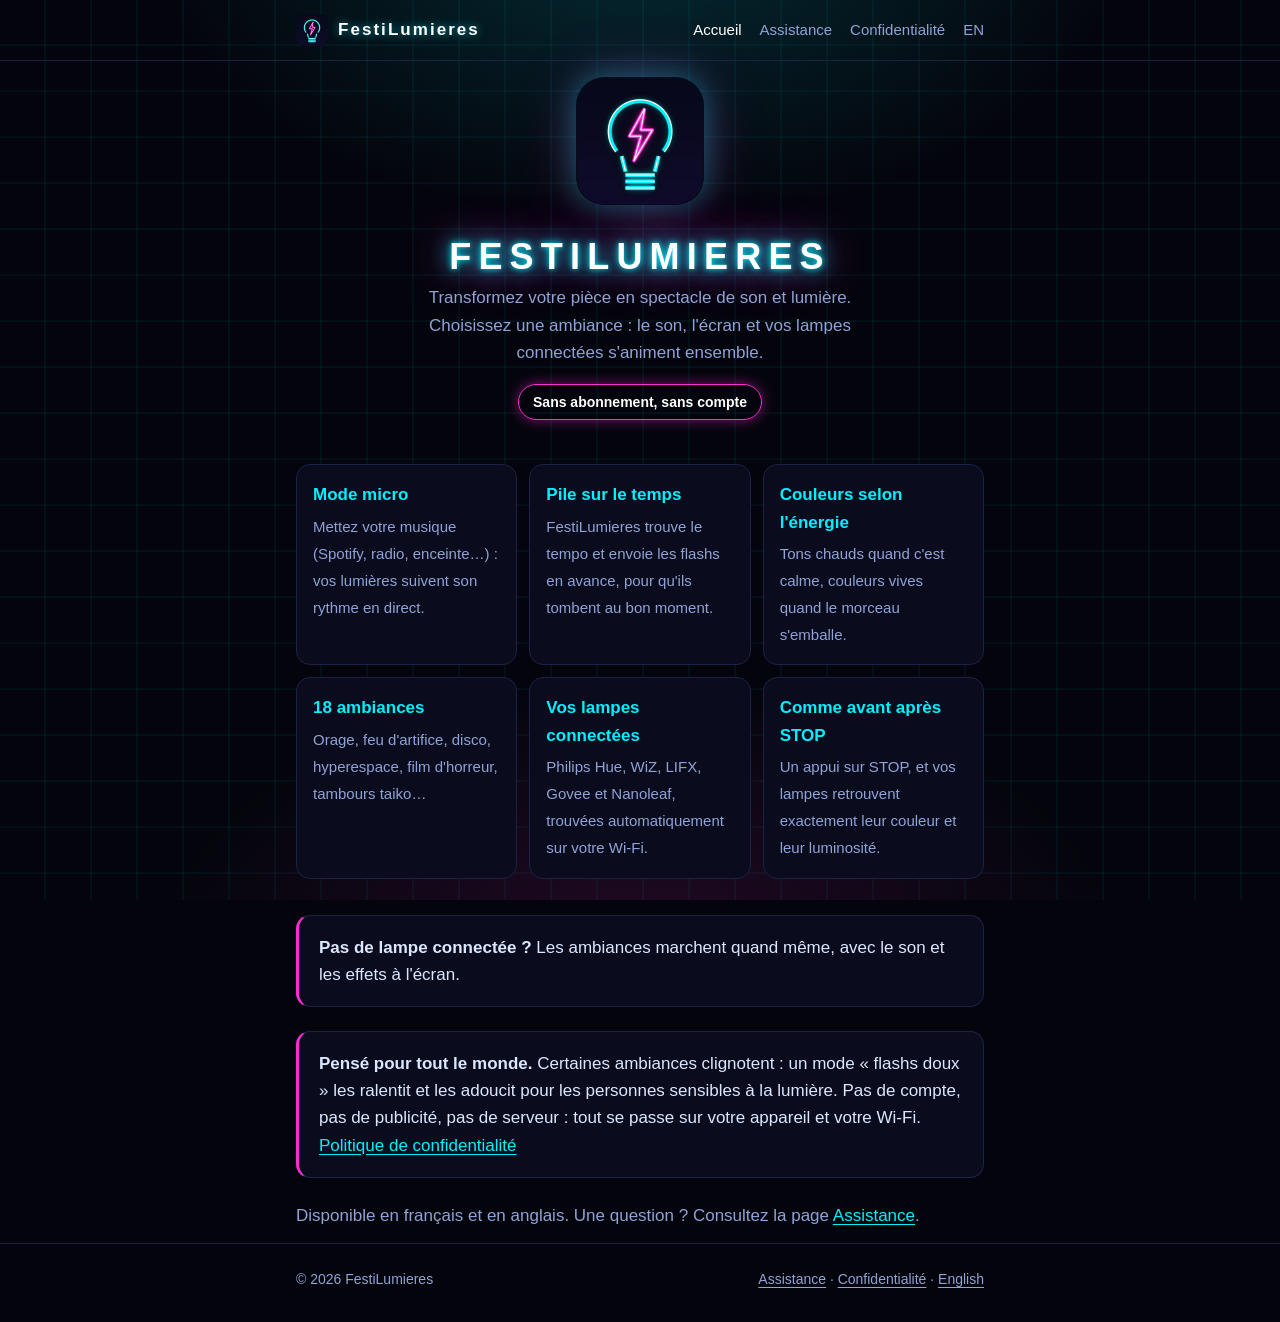
<file: index.html>
<!doctype html>
<html lang="fr">
<head>
  <meta charset="utf-8">
  <meta name="viewport" content="width=device-width, initial-scale=1">
  <title>FestiLumieres - Son et lumière à la maison</title>
  <meta name="description" content="Orage, feu d'artifice, disco ou votre propre musique : le son, l'écran et vos lampes connectées s'animent ensemble. Sans abonnement, sans compte.">
  <meta name="theme-color" content="#04050c">
  <link rel="icon" type="image/png" href="favicon.png">
  <link rel="apple-touch-icon" href="icon.png">
  <link rel="alternate" hreflang="en" href="en/">
  <link rel="stylesheet" href="style.css">
</head>
<body>
  <header class="site">
    <div class="wrap">
      <a class="brand" href="./"><img src="favicon.png" alt=""><span>FestiLumieres</span></a>
      <nav>
        <a href="./" aria-current="page">Accueil</a>
        <a href="assistance.html">Assistance</a>
        <a href="confidentialite.html">Confidentialité</a>
        <a href="en/" lang="en">EN</a>
      </nav>
    </div>
  </header>

  <main class="wrap">
    <section class="hero">
      <img src="icon.png" alt="Icône de FestiLumieres">
      <h1>FESTILUMIERES</h1>
      <p>Transformez votre pièce en spectacle de son et lumière. Choisissez une ambiance : le son, l'écran et vos lampes connectées s'animent ensemble.</p>
      <span class="badge">Sans abonnement, sans compte</span>
    </section>

    <ul class="features">
      <li><strong>Mode micro</strong><span>Mettez votre musique (Spotify, radio, enceinte…) : vos lumières suivent son rythme en direct.</span></li>
      <li><strong>Pile sur le temps</strong><span>FestiLumieres trouve le tempo et envoie les flashs en avance, pour qu'ils tombent au bon moment.</span></li>
      <li><strong>Couleurs selon l'énergie</strong><span>Tons chauds quand c'est calme, couleurs vives quand le morceau s'emballe.</span></li>
      <li><strong>18 ambiances</strong><span>Orage, feu d'artifice, disco, hyperespace, film d'horreur, tambours taiko…</span></li>
      <li><strong>Vos lampes connectées</strong><span>Philips Hue, WiZ, LIFX, Govee et Nanoleaf, trouvées automatiquement sur votre Wi-Fi.</span></li>
      <li><strong>Comme avant après STOP</strong><span>Un appui sur STOP, et vos lampes retrouvent exactement leur couleur et leur luminosité.</span></li>
    </ul>

    <div class="card">
      <p><strong>Pas de lampe connectée ?</strong> Les ambiances marchent quand même, avec le son et les effets à l'écran.</p>
    </div>

    <div class="card">
      <p><strong>Pensé pour tout le monde.</strong> Certaines ambiances clignotent : un mode « flashs doux » les ralentit et les adoucit pour les personnes sensibles à la lumière. Pas de compte, pas de publicité, pas de serveur : tout se passe sur votre appareil et votre Wi-Fi. <a href="confidentialite.html">Politique de confidentialité</a></p>
    </div>

    <p class="muted">Disponible en français et en anglais. Une question ? Consultez la page <a href="assistance.html">Assistance</a>.</p>
  </main>

  <footer>
    <div class="wrap">
      <span>© 2026 FestiLumieres</span>
      <span><a href="assistance.html">Assistance</a> · <a href="confidentialite.html">Confidentialité</a> · <a href="en/" lang="en">English</a></span>
    </div>
  </footer>
</body>
</html>
</file>
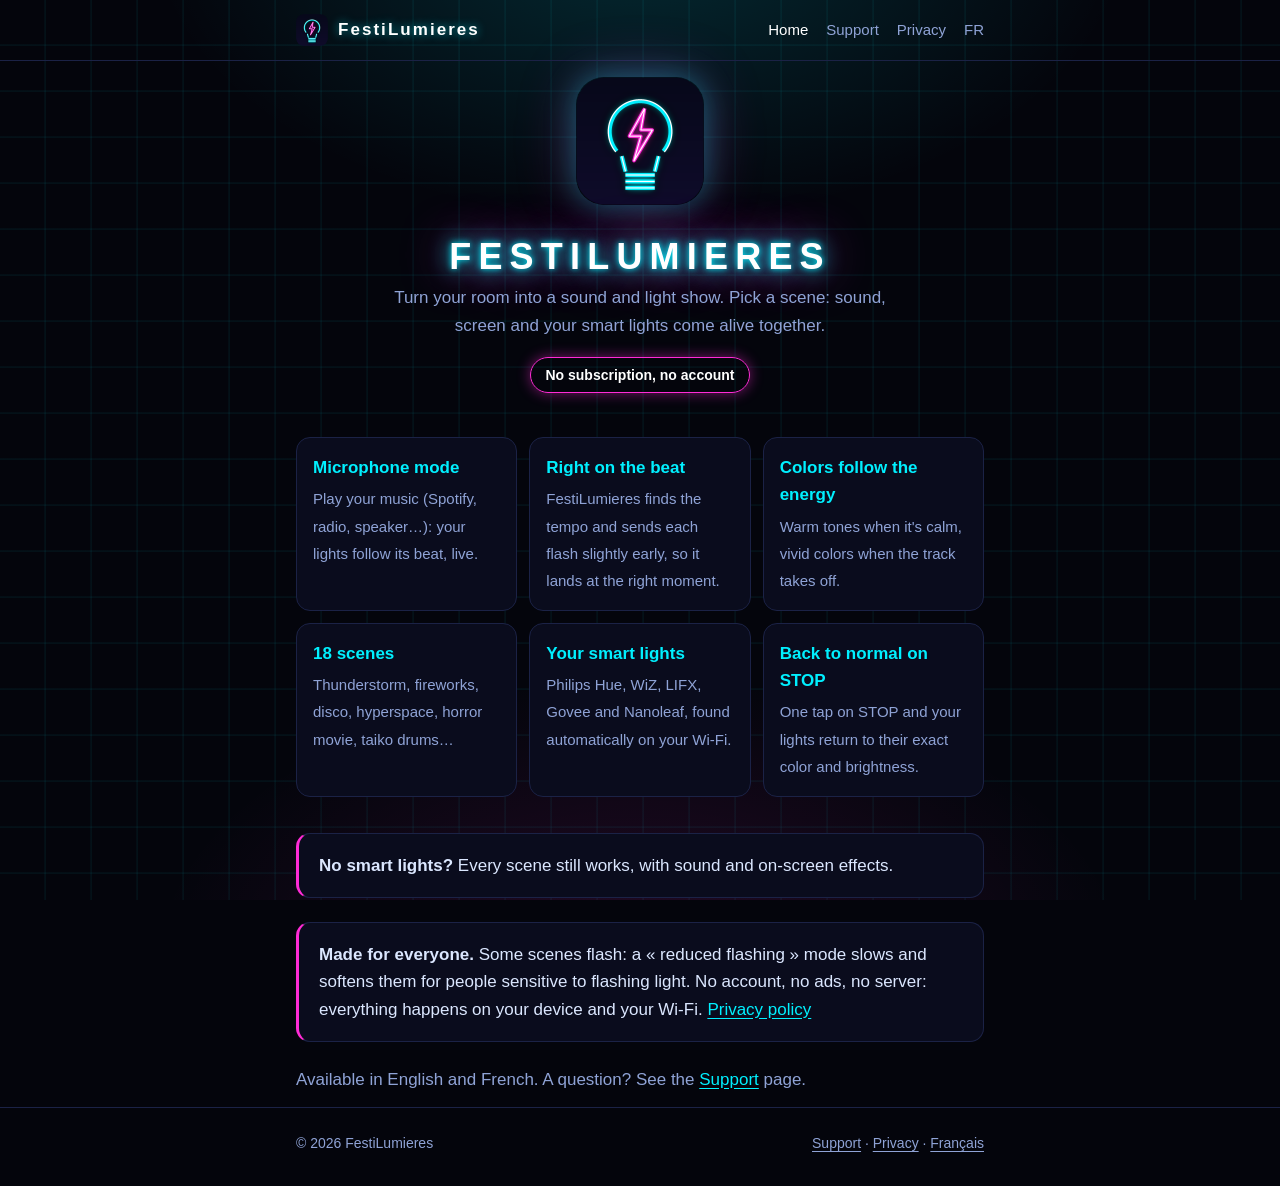
<file: en/index.html>
<!doctype html>
<html lang="en">
<head>
  <meta charset="utf-8">
  <meta name="viewport" content="width=device-width, initial-scale=1">
  <title>FestiLumieres - Sound and light at home</title>
  <meta name="description" content="Thunderstorm, fireworks, disco or your own music: sound, screen and your smart lights come alive together. No subscription, no account.">
  <meta name="theme-color" content="#04050c">
  <link rel="icon" type="image/png" href="../favicon.png">
  <link rel="apple-touch-icon" href="../icon.png">
  <link rel="alternate" hreflang="fr" href="../">
  <link rel="stylesheet" href="../style.css">
</head>
<body>
  <header class="site">
    <div class="wrap">
      <a class="brand" href="./"><img src="../favicon.png" alt=""><span>FestiLumieres</span></a>
      <nav>
        <a href="./" aria-current="page">Home</a>
        <a href="support.html">Support</a>
        <a href="privacy.html">Privacy</a>
        <a href="../" lang="fr">FR</a>
      </nav>
    </div>
  </header>

  <main class="wrap">
    <section class="hero">
      <img src="../icon.png" alt="FestiLumieres icon">
      <h1>FESTILUMIERES</h1>
      <p>Turn your room into a sound and light show. Pick a scene: sound, screen and your smart lights come alive together.</p>
      <span class="badge">No subscription, no account</span>
    </section>

    <ul class="features">
      <li><strong>Microphone mode</strong><span>Play your music (Spotify, radio, speaker…): your lights follow its beat, live.</span></li>
      <li><strong>Right on the beat</strong><span>FestiLumieres finds the tempo and sends each flash slightly early, so it lands at the right moment.</span></li>
      <li><strong>Colors follow the energy</strong><span>Warm tones when it's calm, vivid colors when the track takes off.</span></li>
      <li><strong>18 scenes</strong><span>Thunderstorm, fireworks, disco, hyperspace, horror movie, taiko drums…</span></li>
      <li><strong>Your smart lights</strong><span>Philips Hue, WiZ, LIFX, Govee and Nanoleaf, found automatically on your Wi-Fi.</span></li>
      <li><strong>Back to normal on STOP</strong><span>One tap on STOP and your lights return to their exact color and brightness.</span></li>
    </ul>

    <div class="card">
      <p><strong>No smart lights?</strong> Every scene still works, with sound and on-screen effects.</p>
    </div>

    <div class="card">
      <p><strong>Made for everyone.</strong> Some scenes flash: a « reduced flashing » mode slows and softens them for people sensitive to flashing light. No account, no ads, no server: everything happens on your device and your Wi-Fi. <a href="privacy.html">Privacy policy</a></p>
    </div>

    <p class="muted">Available in English and French. A question? See the <a href="support.html">Support</a> page.</p>
  </main>

  <footer>
    <div class="wrap">
      <span>© 2026 FestiLumieres</span>
      <span><a href="support.html">Support</a> · <a href="privacy.html">Privacy</a> · <a href="../" lang="fr">Français</a></span>
    </div>
  </footer>
</body>
</html>
</file>
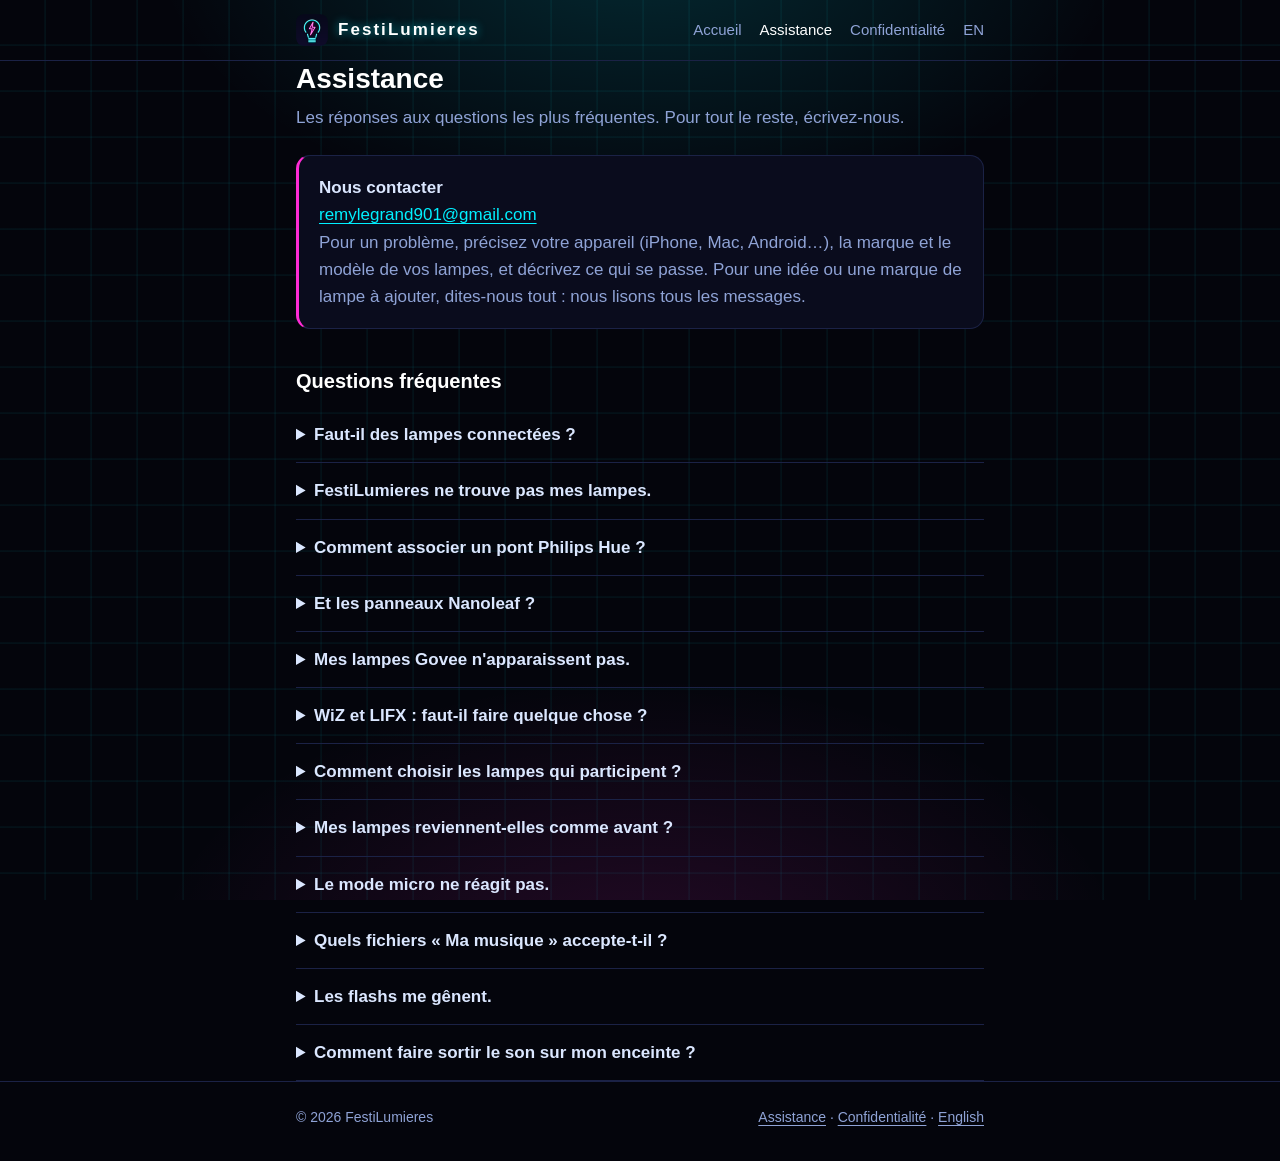
<file: assistance.html>
<!doctype html>
<html lang="fr">
<head>
  <meta charset="utf-8">
  <meta name="viewport" content="width=device-width, initial-scale=1">
  <title>Assistance - FestiLumieres</title>
  <meta name="description" content="Questions fréquentes et contact pour FestiLumieres.">
  <meta name="theme-color" content="#04050c">
  <link rel="icon" type="image/png" href="favicon.png">
  <link rel="alternate" hreflang="en" href="en/support.html">
  <link rel="stylesheet" href="style.css">
</head>
<body>
  <header class="site">
    <div class="wrap">
      <a class="brand" href="./"><img src="favicon.png" alt=""><span>FestiLumieres</span></a>
      <nav>
        <a href="./">Accueil</a>
        <a href="assistance.html" aria-current="page">Assistance</a>
        <a href="confidentialite.html">Confidentialité</a>
        <a href="en/support.html" lang="en">EN</a>
      </nav>
    </div>
  </header>

  <main class="wrap">
    <h1>Assistance</h1>
    <p class="muted">Les réponses aux questions les plus fréquentes. Pour tout le reste, écrivez-nous.</p>

    <div class="card">
      <p><strong>Nous contacter</strong><br>
      <a href="mailto:remylegrand901@gmail.com">remylegrand901@gmail.com</a><br>
      <span class="muted">Pour un problème, précisez votre appareil (iPhone, Mac, Android…), la marque et le modèle de vos lampes, et décrivez ce qui se passe. Pour une idée ou une marque de lampe à ajouter, dites-nous tout : nous lisons tous les messages.</span></p>
    </div>

    <h2>Questions fréquentes</h2>

    <details>
      <summary>Faut-il des lampes connectées ?</summary>
      <p>Non. Sans lampe, chaque ambiance joue le son et les effets à l'écran. Avec des lampes connectées, elles suivent le spectacle en plus.</p>
    </details>

    <details>
      <summary>FestiLumieres ne trouve pas mes lampes.</summary>
      <p>Vérifiez que votre appareil est sur le même réseau Wi-Fi que vos lampes, puis touchez « Connecter mes lampes » (ou « Mes lampes ») et « Relancer la recherche ». Sur iPhone et Mac, FestiLumieres doit avoir accès au réseau local : Réglages &gt; Confidentialité et sécurité &gt; Réseau local &gt; activez FestiLumieres. Sur ordinateur Windows, autorisez FestiLumieres quand le pare-feu le demande.</p>
    </details>

    <details>
      <summary>Comment associer un pont Philips Hue ?</summary>
      <p>Dans « Mes lampes », le pont apparaît avec un bouton « Associer ». Appuyez sur le gros bouton rond au centre du pont Hue, puis touchez « Associer » dans les 30 secondes. Vos lampes Hue apparaissent ensuite dans la liste.</p>
    </details>

    <details>
      <summary>Et les panneaux Nanoleaf ?</summary>
      <p>Maintenez le bouton marche du Nanoleaf 5 à 7 secondes, jusqu'à ce que les voyants clignotent, puis touchez « Associer ».</p>
    </details>

    <details>
      <summary>Mes lampes Govee n'apparaissent pas.</summary>
      <p>Govee doit autoriser le pilotage sur le Wi-Fi : dans l'application Govee Home, ouvrez les réglages de chaque lampe et activez « Contrôle LAN ». Relancez ensuite la recherche dans FestiLumieres.</p>
    </details>

    <details>
      <summary>WiZ et LIFX : faut-il faire quelque chose ?</summary>
      <p>Non, elles sont trouvées et pilotées automatiquement, sans compte. Elles doivent simplement être installées et allumées avec leur propre application au moins une fois.</p>
    </details>

    <details>
      <summary>Comment choisir les lampes qui participent ?</summary>
      <p>Dans « Mes lampes », décochez celles qui doivent rester tranquilles. Le bouton « Tester » fait clignoter une lampe trois fois pour la reconnaître.</p>
    </details>

    <details>
      <summary>Mes lampes reviennent-elles comme avant ?</summary>
      <p>Oui. Avant chaque ambiance, FestiLumieres note l'état de chaque lampe (allumée ou non, couleur, luminosité) et le remet à la fin, ou dès que vous touchez STOP.</p>
    </details>

    <details>
      <summary>Le mode micro ne réagit pas.</summary>
      <p>Le mode micro écoute la musique qui joue dans la pièce : autorisez l'accès au micro quand l'appareil le demande (sinon : réglages de l'appareil &gt; FestiLumieres &gt; Micro). Montez un peu le volume et rapprochez l'appareil de l'enceinte. Il lui faut quelques secondes de musique régulière pour trouver le tempo : le BPM s'affiche alors sous le bouton STOP. Une musique sans batterie (piano, voix seule) donne peu de flashs.</p>
    </details>

    <details>
      <summary>Quels fichiers « Ma musique » accepte-t-il ?</summary>
      <p>MP3, WAV, FLAC et OGG. Les fichiers M4A ou AAC ne sont pas pris en charge : pour la musique d'un service de streaming, utilisez plutôt le mode micro.</p>
    </details>

    <details>
      <summary>Les flashs me gênent.</summary>
      <p>Ouvrez les Réglages (icône en haut à droite) et activez « Flashs doux » : les clignotements de l'écran et des lampes sont ralentis et adoucis. En cas de malaise, touchez STOP (ou la touche Échap sur ordinateur).</p>
    </details>

    <details>
      <summary>Comment faire sortir le son sur mon enceinte ?</summary>
      <p>FestiLumieres utilise la sortie audio de votre appareil : choisissez votre enceinte Bluetooth, AirPlay ou Chromecast dans les réglages de son du système.</p>
    </details>
  </main>

  <footer>
    <div class="wrap">
      <span>© 2026 FestiLumieres</span>
      <span><a href="assistance.html">Assistance</a> · <a href="confidentialite.html">Confidentialité</a> · <a href="en/support.html" lang="en">English</a></span>
    </div>
  </footer>
</body>
</html>
</file>
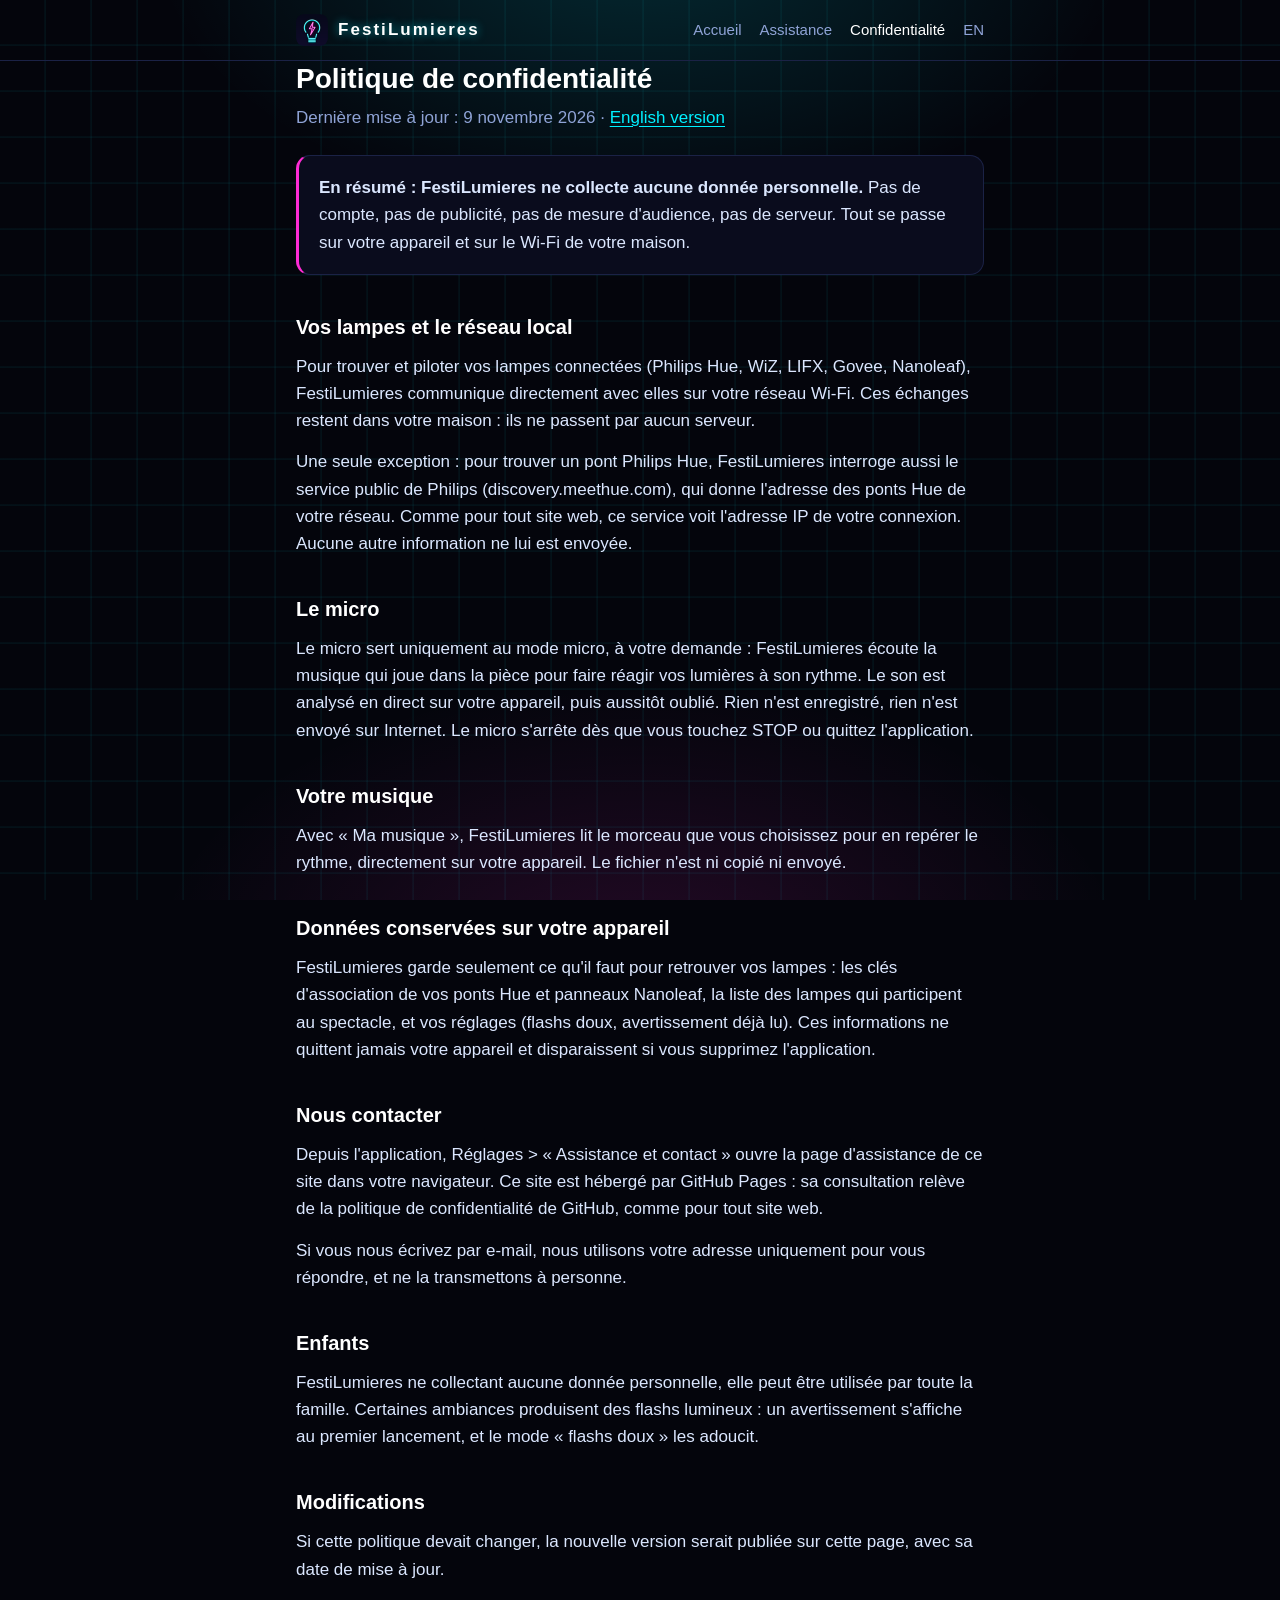
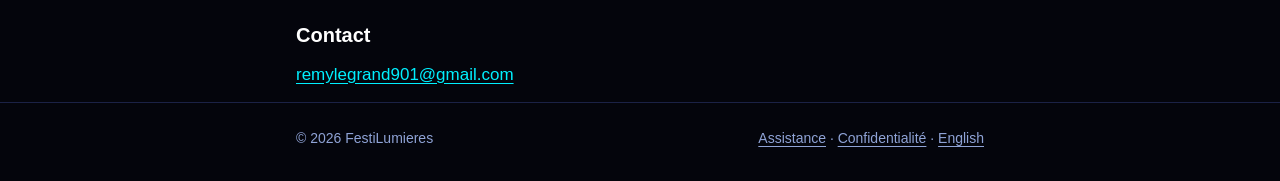
<file: confidentialite.html>
<!doctype html>
<html lang="fr">
<head>
  <meta charset="utf-8">
  <meta name="viewport" content="width=device-width, initial-scale=1">
  <title>Confidentialité - FestiLumieres</title>
  <meta name="description" content="Politique de confidentialité de FestiLumieres : aucune donnée personnelle collectée.">
  <meta name="theme-color" content="#04050c">
  <link rel="icon" type="image/png" href="favicon.png">
  <link rel="alternate" hreflang="en" href="en/privacy.html">
  <link rel="stylesheet" href="style.css">
</head>
<body>
  <header class="site">
    <div class="wrap">
      <a class="brand" href="./"><img src="favicon.png" alt=""><span>FestiLumieres</span></a>
      <nav>
        <a href="./">Accueil</a>
        <a href="assistance.html">Assistance</a>
        <a href="confidentialite.html" aria-current="page">Confidentialité</a>
        <a href="en/privacy.html" lang="en">EN</a>
      </nav>
    </div>
  </header>

  <main class="wrap">
    <h1>Politique de confidentialité</h1>
    <p class="muted">Dernière mise à jour : 9 novembre 2026 · <a href="en/privacy.html" lang="en">English version</a></p>

    <div class="card">
      <p><strong>En résumé : FestiLumieres ne collecte aucune donnée personnelle.</strong> Pas de compte, pas de publicité, pas de mesure d'audience, pas de serveur. Tout se passe sur votre appareil et sur le Wi-Fi de votre maison.</p>
    </div>

    <h2>Vos lampes et le réseau local</h2>
    <p>Pour trouver et piloter vos lampes connectées (Philips Hue, WiZ, LIFX, Govee, Nanoleaf), FestiLumieres communique directement avec elles sur votre réseau Wi-Fi. Ces échanges restent dans votre maison : ils ne passent par aucun serveur.</p>
    <p>Une seule exception : pour trouver un pont Philips Hue, FestiLumieres interroge aussi le service public de Philips (discovery.meethue.com), qui donne l'adresse des ponts Hue de votre réseau. Comme pour tout site web, ce service voit l'adresse IP de votre connexion. Aucune autre information ne lui est envoyée.</p>

    <h2>Le micro</h2>
    <p>Le micro sert uniquement au mode micro, à votre demande : FestiLumieres écoute la musique qui joue dans la pièce pour faire réagir vos lumières à son rythme. Le son est analysé en direct sur votre appareil, puis aussitôt oublié. Rien n'est enregistré, rien n'est envoyé sur Internet. Le micro s'arrête dès que vous touchez STOP ou quittez l'application.</p>

    <h2>Votre musique</h2>
    <p>Avec « Ma musique », FestiLumieres lit le morceau que vous choisissez pour en repérer le rythme, directement sur votre appareil. Le fichier n'est ni copié ni envoyé.</p>

    <h2>Données conservées sur votre appareil</h2>
    <p>FestiLumieres garde seulement ce qu'il faut pour retrouver vos lampes : les clés d'association de vos ponts Hue et panneaux Nanoleaf, la liste des lampes qui participent au spectacle, et vos réglages (flashs doux, avertissement déjà lu). Ces informations ne quittent jamais votre appareil et disparaissent si vous supprimez l'application.</p>

    <h2>Nous contacter</h2>
    <p>Depuis l'application, Réglages &gt; « Assistance et contact » ouvre la page d'assistance de ce site dans votre navigateur. Ce site est hébergé par GitHub Pages : sa consultation relève de la politique de confidentialité de GitHub, comme pour tout site web.</p>
    <p>Si vous nous écrivez par e-mail, nous utilisons votre adresse uniquement pour vous répondre, et ne la transmettons à personne.</p>

    <h2>Enfants</h2>
    <p>FestiLumieres ne collectant aucune donnée personnelle, elle peut être utilisée par toute la famille. Certaines ambiances produisent des flashs lumineux : un avertissement s'affiche au premier lancement, et le mode « flashs doux » les adoucit.</p>

    <h2>Modifications</h2>
    <p>Si cette politique devait changer, la nouvelle version serait publiée sur cette page, avec sa date de mise à jour.</p>

    <h2>Contact</h2>
    <p><a href="mailto:remylegrand901@gmail.com">remylegrand901@gmail.com</a></p>
  </main>

  <footer>
    <div class="wrap">
      <span>© 2026 FestiLumieres</span>
      <span><a href="assistance.html">Assistance</a> · <a href="confidentialite.html">Confidentialité</a> · <a href="en/privacy.html" lang="en">English</a></span>
    </div>
  </footer>
</body>
</html>
</file>
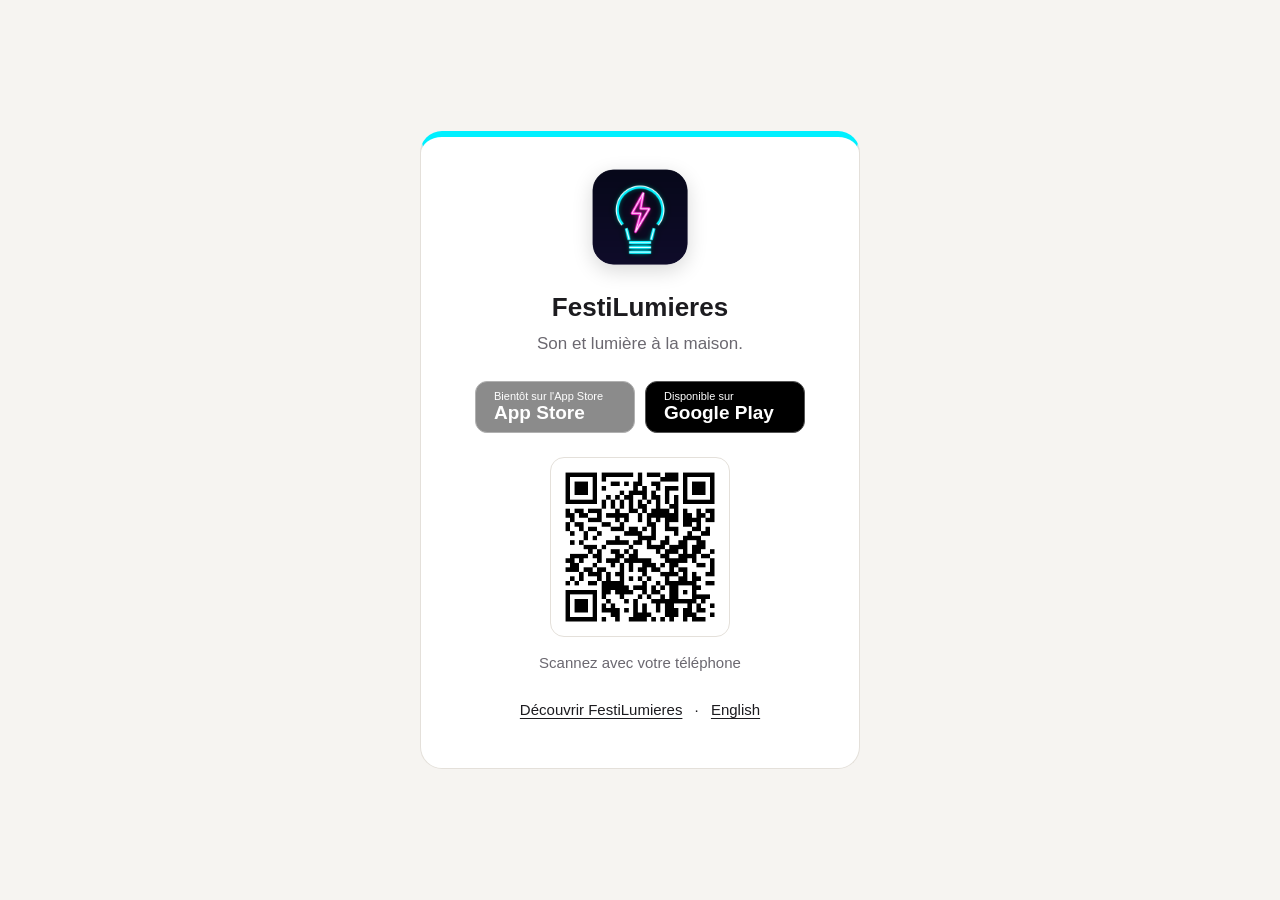
<file: telecharger.html>
<!doctype html>
<html lang="fr">
<head>
<meta charset="utf-8">
<meta name="viewport" content="width=device-width, initial-scale=1">
<title>Télécharger FestiLumieres</title>
<meta name="description" content="Son et lumière à la maison.">
<meta property="og:title" content="Télécharger FestiLumieres">
<meta property="og:description" content="Son et lumière à la maison.">
<meta property="og:image" content="https://remy901.github.io/festilumieres-site/icon.png">
<meta name="robots" content="noindex">
<link rel="icon" type="image/png" href="favicon.png">
<script>
(function () {
  var ua = navigator.userAgent, ios = "", android = "https://play.google.com/store/apps/details?id=com.festilumieres.app", mac = true, macSeul = false;
  var estIos = /iPhone|iPad|iPod/.test(ua) || (/Macintosh/.test(ua) && navigator.maxTouchPoints > 1);
  var dest = estIos ? (macSeul ? "" : ios) : /Android/.test(ua) ? android : (mac && /Macintosh/.test(ua)) ? ios : "";
  if (dest) location.replace(dest);
})();
</script>
<style>
:root { --accent: #00f0ff; --bg: #f6f4f1; --surface: #fff; --text: #1c1b1f; --muted: #6b6870; --border: #e4e0da; }
@media (prefers-color-scheme: dark) { :root { --bg: #141316; --surface: #1e1d21; --text: #f2f0ed; --muted: #a3a0a8; --border: #2e2c31; } }
* { box-sizing: border-box; }
body { margin: 0; min-height: 100vh; display: grid; place-items: center; padding: 32px 16px;
  background: var(--bg); color: var(--text); text-align: center;
  font: 17px/1.5 -apple-system, BlinkMacSystemFont, "Segoe UI", Roboto, sans-serif; }
main { width: 100%; max-width: 440px; background: var(--surface); border: 1px solid var(--border);
  border-top: 6px solid var(--accent); border-radius: 22px; padding: 32px 24px; }
.icone { width: 96px; height: 96px; border-radius: 22px; box-shadow: 0 6px 20px rgba(0,0,0,.15); }
h1 { margin: 16px 0 4px; font-size: 26px; }
.slogan { margin: 0 0 24px; color: var(--muted); }
.stores { display: flex; flex-wrap: wrap; gap: 10px; justify-content: center; }
.store { display: inline-flex; flex-direction: column; align-items: flex-start; min-width: 160px;
  padding: 8px 18px; border-radius: 12px; background: #000; color: #fff; text-decoration: none;
  font-size: 19px; font-weight: 600; line-height: 1.15; border: 1px solid #555; }
.store small { font-size: 11px; font-weight: 400; }
.store.off { opacity: .45; }
.qr { margin-top: 24px; }
.qr img { background: #fff; padding: 10px; border-radius: 14px; border: 1px solid var(--border); }
.qr p, .note { margin: 8px 0 0; color: var(--muted); font-size: 15px; }
.liens { margin-top: 24px; font-size: 15px; }
.liens a { color: var(--text); text-underline-offset: 3px; margin: 0 8px; }
</style>
</head>
<body>
<main>
  <img class="icone" src="icon.png" alt="">
  <h1>FestiLumieres</h1>
  <p class="slogan">Son et lumière à la maison.</p>
  <div class="stores"><span class="store off"><small>Bientôt sur l'App Store</small>App Store</span><a class="store" href="https://play.google.com/store/apps/details?id=com.festilumieres.app"><small>Disponible sur</small>Google Play</a></div>
  <div class="qr"><img src="qr-telecharger.png" alt="QR code" width="180" height="180"><p>Scannez avec votre téléphone</p></div>
  <p class="liens"><a href="https://remy901.github.io/festilumieres-site/">Découvrir FestiLumieres</a> · <a href="en/download.html">English</a></p>
</main>
</body>
</html>
</file>
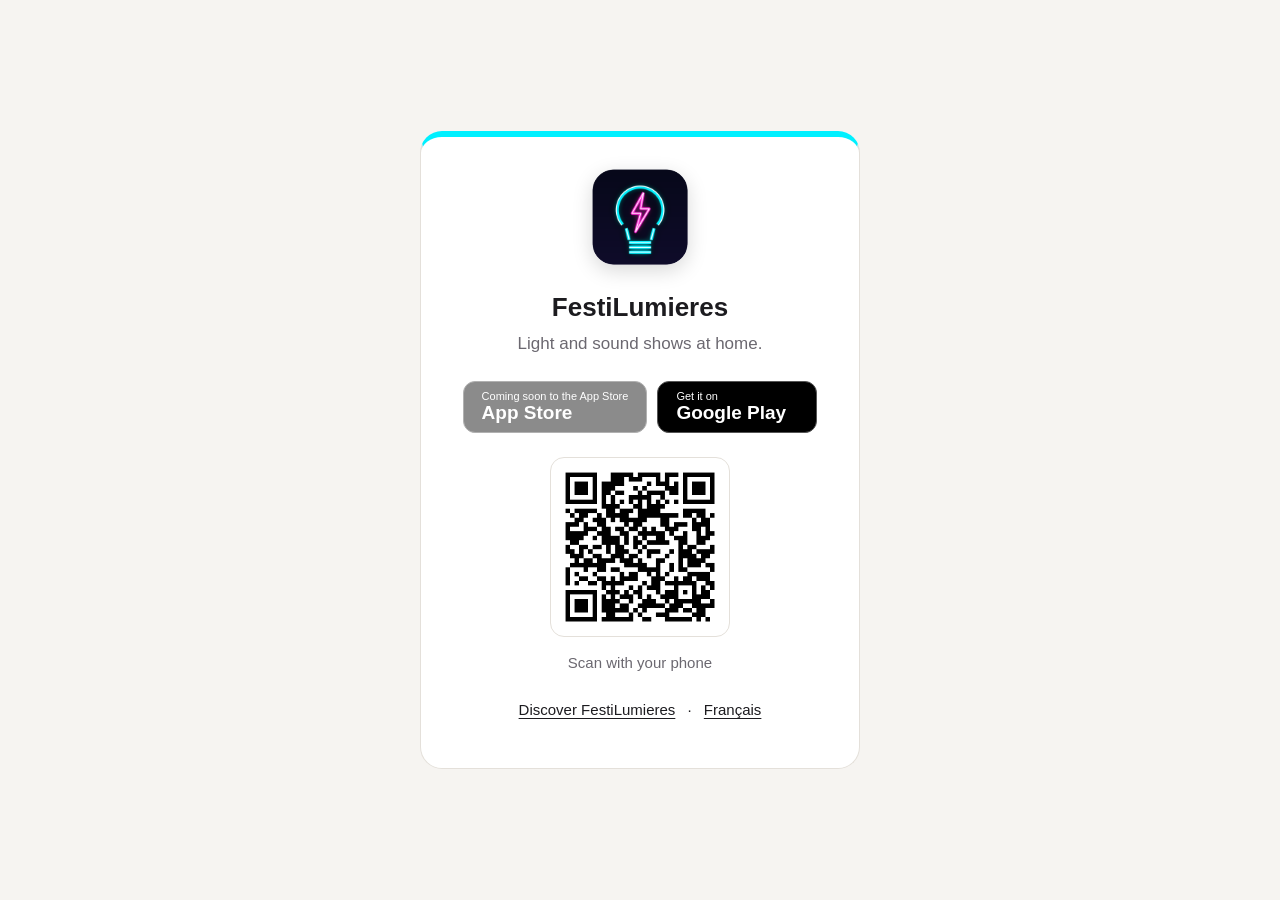
<file: en/download.html>
<!doctype html>
<html lang="en">
<head>
<meta charset="utf-8">
<meta name="viewport" content="width=device-width, initial-scale=1">
<title>Download FestiLumieres</title>
<meta name="description" content="Light and sound shows at home.">
<meta property="og:title" content="Download FestiLumieres">
<meta property="og:description" content="Light and sound shows at home.">
<meta property="og:image" content="https://remy901.github.io/festilumieres-site/icon.png">
<meta name="robots" content="noindex">
<link rel="icon" type="image/png" href="../favicon.png">
<script>
(function () {
  var ua = navigator.userAgent, ios = "", android = "https://play.google.com/store/apps/details?id=com.festilumieres.app", mac = true, macSeul = false;
  var estIos = /iPhone|iPad|iPod/.test(ua) || (/Macintosh/.test(ua) && navigator.maxTouchPoints > 1);
  var dest = estIos ? (macSeul ? "" : ios) : /Android/.test(ua) ? android : (mac && /Macintosh/.test(ua)) ? ios : "";
  if (dest) location.replace(dest);
})();
</script>
<style>
:root { --accent: #00f0ff; --bg: #f6f4f1; --surface: #fff; --text: #1c1b1f; --muted: #6b6870; --border: #e4e0da; }
@media (prefers-color-scheme: dark) { :root { --bg: #141316; --surface: #1e1d21; --text: #f2f0ed; --muted: #a3a0a8; --border: #2e2c31; } }
* { box-sizing: border-box; }
body { margin: 0; min-height: 100vh; display: grid; place-items: center; padding: 32px 16px;
  background: var(--bg); color: var(--text); text-align: center;
  font: 17px/1.5 -apple-system, BlinkMacSystemFont, "Segoe UI", Roboto, sans-serif; }
main { width: 100%; max-width: 440px; background: var(--surface); border: 1px solid var(--border);
  border-top: 6px solid var(--accent); border-radius: 22px; padding: 32px 24px; }
.icone { width: 96px; height: 96px; border-radius: 22px; box-shadow: 0 6px 20px rgba(0,0,0,.15); }
h1 { margin: 16px 0 4px; font-size: 26px; }
.slogan { margin: 0 0 24px; color: var(--muted); }
.stores { display: flex; flex-wrap: wrap; gap: 10px; justify-content: center; }
.store { display: inline-flex; flex-direction: column; align-items: flex-start; min-width: 160px;
  padding: 8px 18px; border-radius: 12px; background: #000; color: #fff; text-decoration: none;
  font-size: 19px; font-weight: 600; line-height: 1.15; border: 1px solid #555; }
.store small { font-size: 11px; font-weight: 400; }
.store.off { opacity: .45; }
.qr { margin-top: 24px; }
.qr img { background: #fff; padding: 10px; border-radius: 14px; border: 1px solid var(--border); }
.qr p, .note { margin: 8px 0 0; color: var(--muted); font-size: 15px; }
.liens { margin-top: 24px; font-size: 15px; }
.liens a { color: var(--text); text-underline-offset: 3px; margin: 0 8px; }
</style>
</head>
<body>
<main>
  <img class="icone" src="../icon.png" alt="">
  <h1>FestiLumieres</h1>
  <p class="slogan">Light and sound shows at home.</p>
  <div class="stores"><span class="store off"><small>Coming soon to the App Store</small>App Store</span><a class="store" href="https://play.google.com/store/apps/details?id=com.festilumieres.app"><small>Get it on</small>Google Play</a></div>
  <div class="qr"><img src="../en/qr-download.png" alt="QR code" width="180" height="180"><p>Scan with your phone</p></div>
  <p class="liens"><a href="https://remy901.github.io/festilumieres-site/en/">Discover FestiLumieres</a> · <a href="../telecharger.html">Français</a></p>
</main>
</body>
</html>
</file>
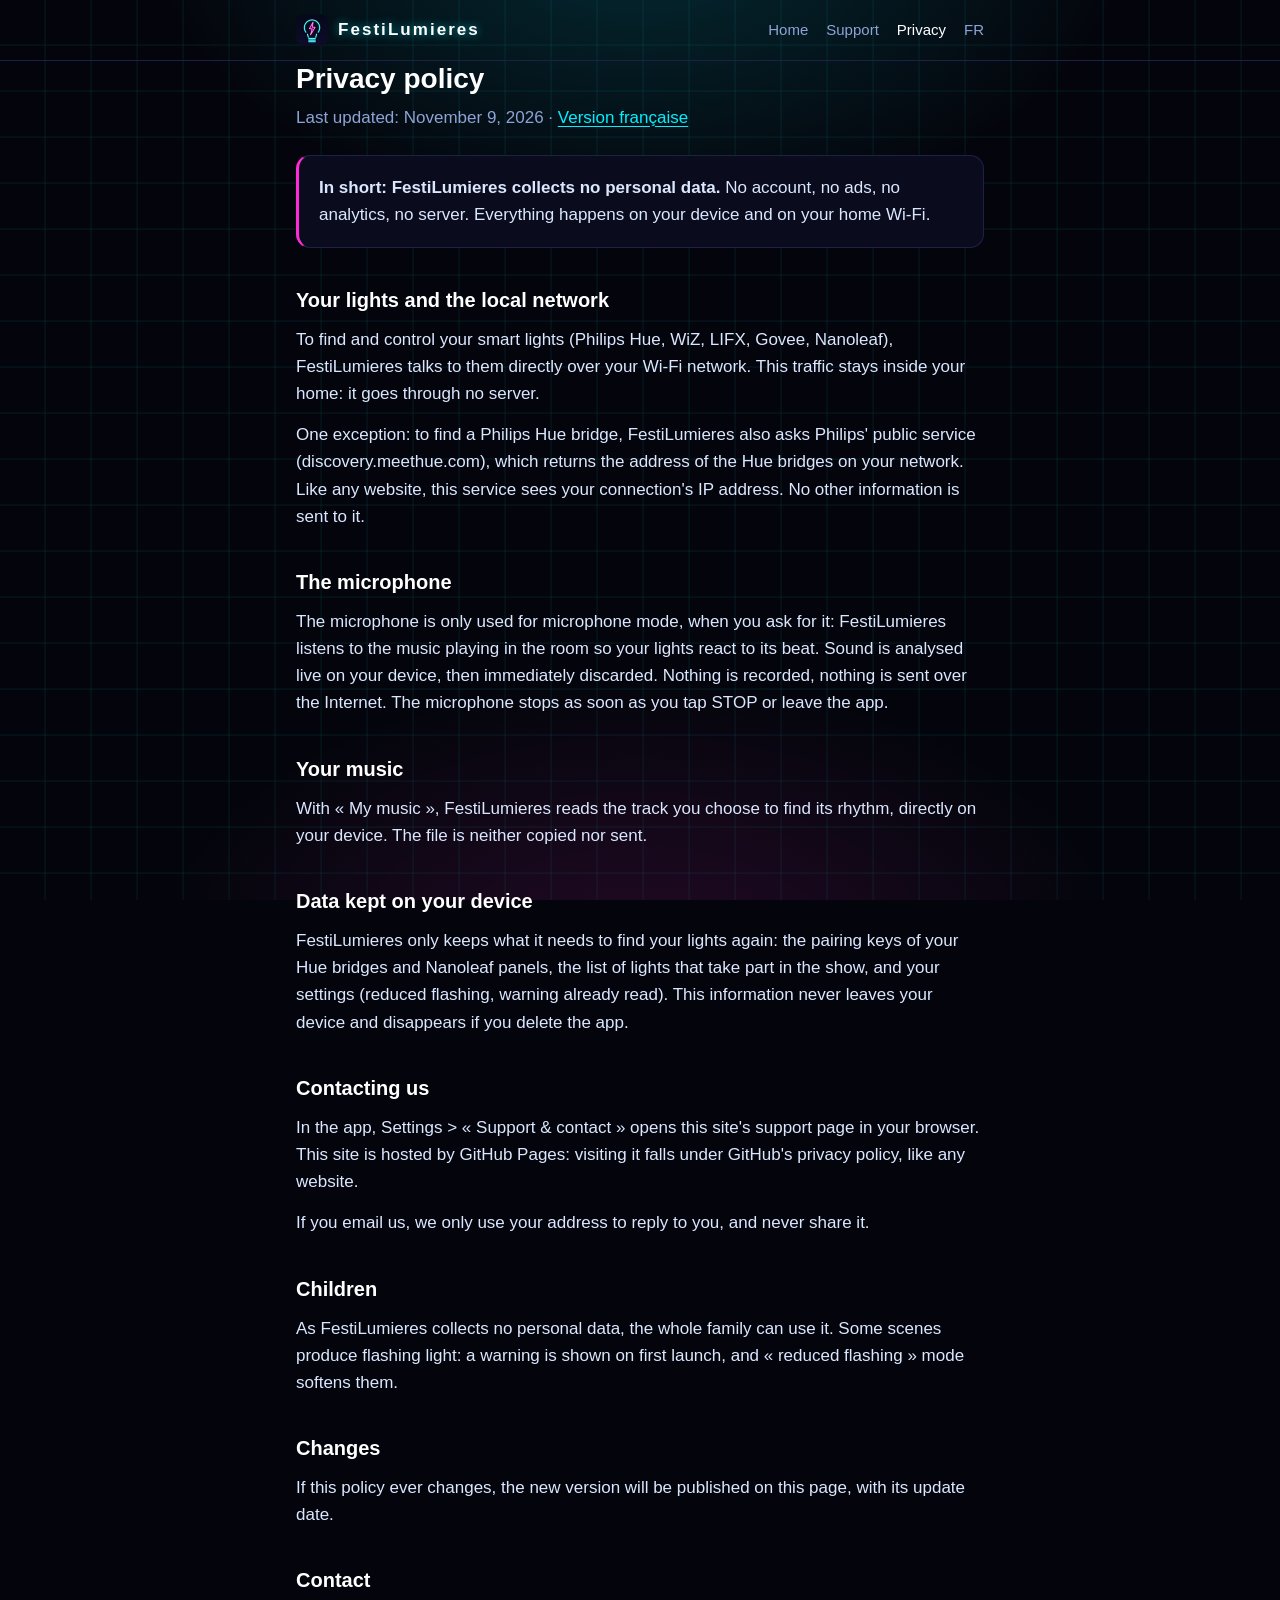
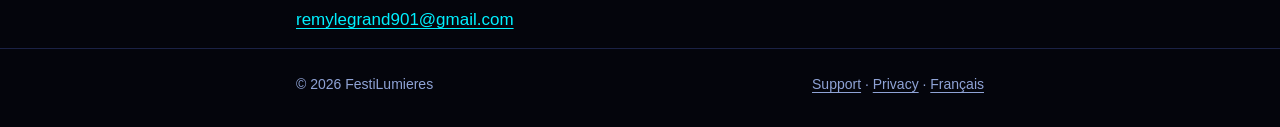
<file: en/privacy.html>
<!doctype html>
<html lang="en">
<head>
  <meta charset="utf-8">
  <meta name="viewport" content="width=device-width, initial-scale=1">
  <title>Privacy - FestiLumieres</title>
  <meta name="description" content="FestiLumieres privacy policy: no personal data collected.">
  <meta name="theme-color" content="#04050c">
  <link rel="icon" type="image/png" href="../favicon.png">
  <link rel="alternate" hreflang="fr" href="../confidentialite.html">
  <link rel="stylesheet" href="../style.css">
</head>
<body>
  <header class="site">
    <div class="wrap">
      <a class="brand" href="./"><img src="../favicon.png" alt=""><span>FestiLumieres</span></a>
      <nav>
        <a href="./">Home</a>
        <a href="support.html">Support</a>
        <a href="privacy.html" aria-current="page">Privacy</a>
        <a href="../confidentialite.html" lang="fr">FR</a>
      </nav>
    </div>
  </header>

  <main class="wrap">
    <h1>Privacy policy</h1>
    <p class="muted">Last updated: November 9, 2026 · <a href="../confidentialite.html" lang="fr">Version française</a></p>

    <div class="card">
      <p><strong>In short: FestiLumieres collects no personal data.</strong> No account, no ads, no analytics, no server. Everything happens on your device and on your home Wi-Fi.</p>
    </div>

    <h2>Your lights and the local network</h2>
    <p>To find and control your smart lights (Philips Hue, WiZ, LIFX, Govee, Nanoleaf), FestiLumieres talks to them directly over your Wi-Fi network. This traffic stays inside your home: it goes through no server.</p>
    <p>One exception: to find a Philips Hue bridge, FestiLumieres also asks Philips' public service (discovery.meethue.com), which returns the address of the Hue bridges on your network. Like any website, this service sees your connection's IP address. No other information is sent to it.</p>

    <h2>The microphone</h2>
    <p>The microphone is only used for microphone mode, when you ask for it: FestiLumieres listens to the music playing in the room so your lights react to its beat. Sound is analysed live on your device, then immediately discarded. Nothing is recorded, nothing is sent over the Internet. The microphone stops as soon as you tap STOP or leave the app.</p>

    <h2>Your music</h2>
    <p>With « My music », FestiLumieres reads the track you choose to find its rhythm, directly on your device. The file is neither copied nor sent.</p>

    <h2>Data kept on your device</h2>
    <p>FestiLumieres only keeps what it needs to find your lights again: the pairing keys of your Hue bridges and Nanoleaf panels, the list of lights that take part in the show, and your settings (reduced flashing, warning already read). This information never leaves your device and disappears if you delete the app.</p>

    <h2>Contacting us</h2>
    <p>In the app, Settings &gt; « Support &amp; contact » opens this site's support page in your browser. This site is hosted by GitHub Pages: visiting it falls under GitHub's privacy policy, like any website.</p>
    <p>If you email us, we only use your address to reply to you, and never share it.</p>

    <h2>Children</h2>
    <p>As FestiLumieres collects no personal data, the whole family can use it. Some scenes produce flashing light: a warning is shown on first launch, and « reduced flashing » mode softens them.</p>

    <h2>Changes</h2>
    <p>If this policy ever changes, the new version will be published on this page, with its update date.</p>

    <h2>Contact</h2>
    <p><a href="mailto:remylegrand901@gmail.com">remylegrand901@gmail.com</a></p>
  </main>

  <footer>
    <div class="wrap">
      <span>© 2026 FestiLumieres</span>
      <span><a href="support.html">Support</a> · <a href="privacy.html">Privacy</a> · <a href="../confidentialite.html" lang="fr">Français</a></span>
    </div>
  </footer>
</body>
</html>
</file>
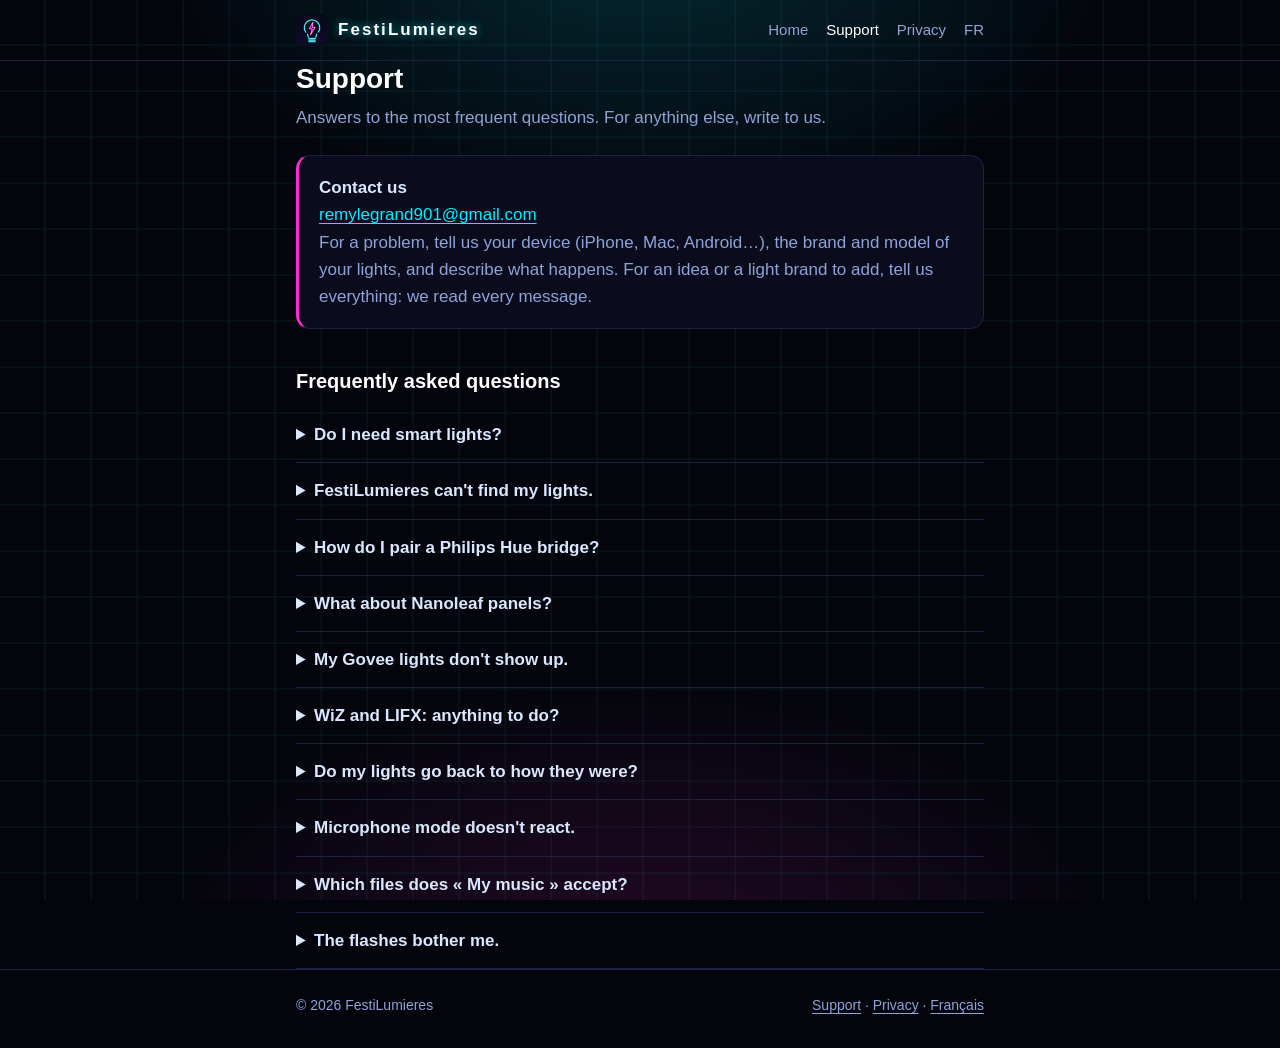
<file: en/support.html>
<!doctype html>
<html lang="en">
<head>
  <meta charset="utf-8">
  <meta name="viewport" content="width=device-width, initial-scale=1">
  <title>Support - FestiLumieres</title>
  <meta name="description" content="Frequently asked questions and contact for FestiLumieres.">
  <meta name="theme-color" content="#04050c">
  <link rel="icon" type="image/png" href="../favicon.png">
  <link rel="alternate" hreflang="fr" href="../assistance.html">
  <link rel="stylesheet" href="../style.css">
</head>
<body>
  <header class="site">
    <div class="wrap">
      <a class="brand" href="./"><img src="../favicon.png" alt=""><span>FestiLumieres</span></a>
      <nav>
        <a href="./">Home</a>
        <a href="support.html" aria-current="page">Support</a>
        <a href="privacy.html">Privacy</a>
        <a href="../assistance.html" lang="fr">FR</a>
      </nav>
    </div>
  </header>

  <main class="wrap">
    <h1>Support</h1>
    <p class="muted">Answers to the most frequent questions. For anything else, write to us.</p>

    <div class="card">
      <p><strong>Contact us</strong><br>
      <a href="mailto:remylegrand901@gmail.com">remylegrand901@gmail.com</a><br>
      <span class="muted">For a problem, tell us your device (iPhone, Mac, Android…), the brand and model of your lights, and describe what happens. For an idea or a light brand to add, tell us everything: we read every message.</span></p>
    </div>

    <h2>Frequently asked questions</h2>

    <details>
      <summary>Do I need smart lights?</summary>
      <p>No. Without lights, every scene plays its sound and on-screen effects. With smart lights, they follow the show as well.</p>
    </details>

    <details>
      <summary>FestiLumieres can't find my lights.</summary>
      <p>Make sure your device is on the same Wi-Fi network as your lights, then tap « Connect my lights » (or « My lights ») and « Search again ». On iPhone and Mac, FestiLumieres needs local network access: Settings &gt; Privacy &amp; Security &gt; Local Network &gt; turn on FestiLumieres. On a Windows computer, allow FestiLumieres when the firewall asks.</p>
    </details>

    <details>
      <summary>How do I pair a Philips Hue bridge?</summary>
      <p>In « My lights », the bridge shows a « Pair » button. Press the big round button in the middle of the Hue bridge, then tap « Pair » within 30 seconds. Your Hue lights then appear in the list.</p>
    </details>

    <details>
      <summary>What about Nanoleaf panels?</summary>
      <p>Hold the Nanoleaf power button for 5 to 7 seconds, until the lights flash, then tap « Pair ».</p>
    </details>

    <details>
      <summary>My Govee lights don't show up.</summary>
      <p>Govee must allow control over Wi-Fi: in the Govee Home app, open each light's settings and turn on « LAN Control ». Then search again in FestiLumieres.</p>
    </details>

    <details>
      <summary>WiZ and LIFX: anything to do?</summary>
      <p>No, they are found and controlled automatically, with no account. They just need to have been set up with their own app at least once.</p>
    </details>

    <details>
      <summary>Do my lights go back to how they were?</summary>
      <p>Yes. Before each scene, FestiLumieres notes each light's state (on or off, color, brightness) and restores it at the end, or as soon as you tap STOP.</p>
    </details>

    <details>
      <summary>Microphone mode doesn't react.</summary>
      <p>Microphone mode listens to the music playing in the room: allow microphone access when your device asks (otherwise: device settings &gt; FestiLumieres &gt; Microphone). Turn the volume up a little and move closer to the speaker. It needs a few seconds of steady music to find the tempo: the BPM then appears under the STOP button. Music without drums (piano, voice only) gives few flashes.</p>
    </details>

    <details>
      <summary>Which files does « My music » accept?</summary>
      <p>MP3, WAV, FLAC and OGG. M4A and AAC files are not supported: for music from a streaming service, use microphone mode instead.</p>
    </details>

    <details>
      <summary>The flashes bother me.</summary>
      <p>Open Settings (icon at the top right) and turn on « Reduced flashing »: flashing on the screen and on the lights is slowed down and softened. If you feel unwell, tap STOP (or press Escape on a computer).</p>
    </details>
  </main>

  <footer>
    <div class="wrap">
      <span>© 2026 FestiLumieres</span>
      <span><a href="support.html">Support</a> · <a href="privacy.html">Privacy</a> · <a href="../assistance.html" lang="fr">Français</a></span>
    </div>
  </footer>
</body>
</html>
</file>
<file: style.css>
/* FestiLumieres : néon cyan et magenta sur fond de nuit, comme l'application. */
:root {
  --bg: #04050c;
  --surface: #0a0c1d;
  --border: #1b2246;
  --text: #dbe7ff;
  --muted: #8fa3d6;
  --accent: #00f0ff;
  --accent-strong: #7ff8ff;
  --magenta: #ff2bd6;
  color-scheme: dark;
}

* { box-sizing: border-box; }

html { -webkit-text-size-adjust: 100%; }

body {
  margin: 0;
  min-height: 100vh;
  background:
    radial-gradient(700px 420px at 50% -8%, rgba(0, 240, 255, .16), transparent 70%),
    radial-gradient(700px 420px at 50% 108%, rgba(255, 43, 214, .13), transparent 70%),
    linear-gradient(transparent 96%, rgba(0, 240, 255, .05) 97%) 0 0 / 46px 46px,
    linear-gradient(90deg, transparent 96%, rgba(0, 240, 255, .05) 97%) 0 0 / 46px 46px,
    var(--bg);
  background-attachment: fixed;
  color: var(--text);
  font: 17px/1.6 -apple-system, BlinkMacSystemFont, "Segoe UI", Roboto, "Helvetica Neue", Arial, sans-serif;
}

a { color: var(--accent); text-underline-offset: 3px; }
a:hover { color: var(--accent-strong); }

.wrap {
  max-width: 720px;
  margin: 0 auto;
  padding: 0 16px;
}

header.site { border-bottom: 1px solid var(--border); }
header.site .wrap {
  display: flex;
  align-items: center;
  justify-content: space-between;
  gap: 16px;
  padding-top: 14px;
  padding-bottom: 14px;
}
.brand {
  display: flex;
  align-items: center;
  gap: 10px;
  color: #fff;
  font-weight: 800;
  letter-spacing: .12em;
  text-decoration: none;
  text-shadow: 0 0 10px rgba(0, 240, 255, .6);
}
.brand img { width: 32px; height: 32px; border-radius: 8px; }
nav { display: flex; gap: 18px; font-size: 15px; }
nav a { color: var(--muted); text-decoration: none; }
nav a:hover, nav a[aria-current="page"] { color: #fff; }

main { padding: 40px 0 56px; }

.hero { text-align: center; padding: 16px 0 8px; }
.hero img {
  width: 128px;
  height: 128px;
  border-radius: 28px;
  box-shadow: 0 0 30px rgba(0, 240, 255, .35), 0 0 60px rgba(255, 43, 214, .25);
  animation: float 5s ease-in-out infinite;
}
@keyframes float {
  0%, 100% { transform: translateY(0); }
  50% { transform: translateY(-8px); }
}
@media (prefers-reduced-motion: reduce) { .hero img { animation: none; } }
.hero h1 {
  margin: 22px 0 6px;
  font-size: 36px;
  font-weight: 800;
  letter-spacing: .2em;
  line-height: 1.2;
  color: #fff;
  text-shadow: 0 0 6px var(--accent), 0 0 22px var(--accent), 0 0 48px var(--magenta);
}
.hero p { margin: 0 auto; max-width: 500px; color: var(--muted); }
.badge {
  display: inline-block;
  margin-top: 18px;
  padding: 6px 14px;
  border: 1px solid var(--magenta);
  border-radius: 999px;
  color: #fff;
  font-size: 14px;
  font-weight: 600;
  box-shadow: 0 0 14px rgba(255, 43, 214, .45);
}

h1 { font-size: 28px; font-weight: 700; line-height: 1.25; margin: 0 0 8px; color: #fff; }
h2 { font-size: 20px; font-weight: 600; margin: 36px 0 10px; color: #fff; }
h3 { font-size: 17px; margin: 24px 0 6px; }
p, ul { margin: 0 0 14px; }
ul { padding-left: 22px; }
li { margin-bottom: 6px; }
.muted { color: var(--muted); }

.features {
  display: grid;
  grid-template-columns: repeat(auto-fit, minmax(200px, 1fr));
  gap: 12px;
  margin: 36px 0;
  padding: 0;
  list-style: none;
}
.features li {
  margin: 0;
  padding: 16px;
  background: var(--surface);
  border: 1px solid var(--border);
  border-radius: 14px;
}
.features strong { display: block; color: var(--accent); font-weight: 600; margin-bottom: 4px; }
.features span { color: var(--muted); font-size: 15px; }

.card {
  margin: 24px 0;
  padding: 18px 20px;
  background: var(--surface);
  border: 1px solid var(--border);
  border-left: 3px solid var(--magenta);
  border-radius: 14px;
}
.card p:last-child { margin-bottom: 0; }

details {
  border-bottom: 1px solid var(--border);
  padding: 14px 0;
}
summary { cursor: pointer; font-weight: 600; }
details p { margin: 10px 0 0; color: var(--muted); }

footer {
  border-top: 1px solid var(--border);
  padding: 24px 0 32px;
  font-size: 14px;
  color: var(--muted);
}
footer .wrap { display: flex; flex-wrap: wrap; gap: 8px 20px; justify-content: space-between; }
footer a { color: var(--muted); }

@media (max-width: 480px) {
  nav { gap: 12px; font-size: 14px; }
  .brand span { display: none; }
  .hero h1 { font-size: 26px; letter-spacing: .14em; }
}
</file>
